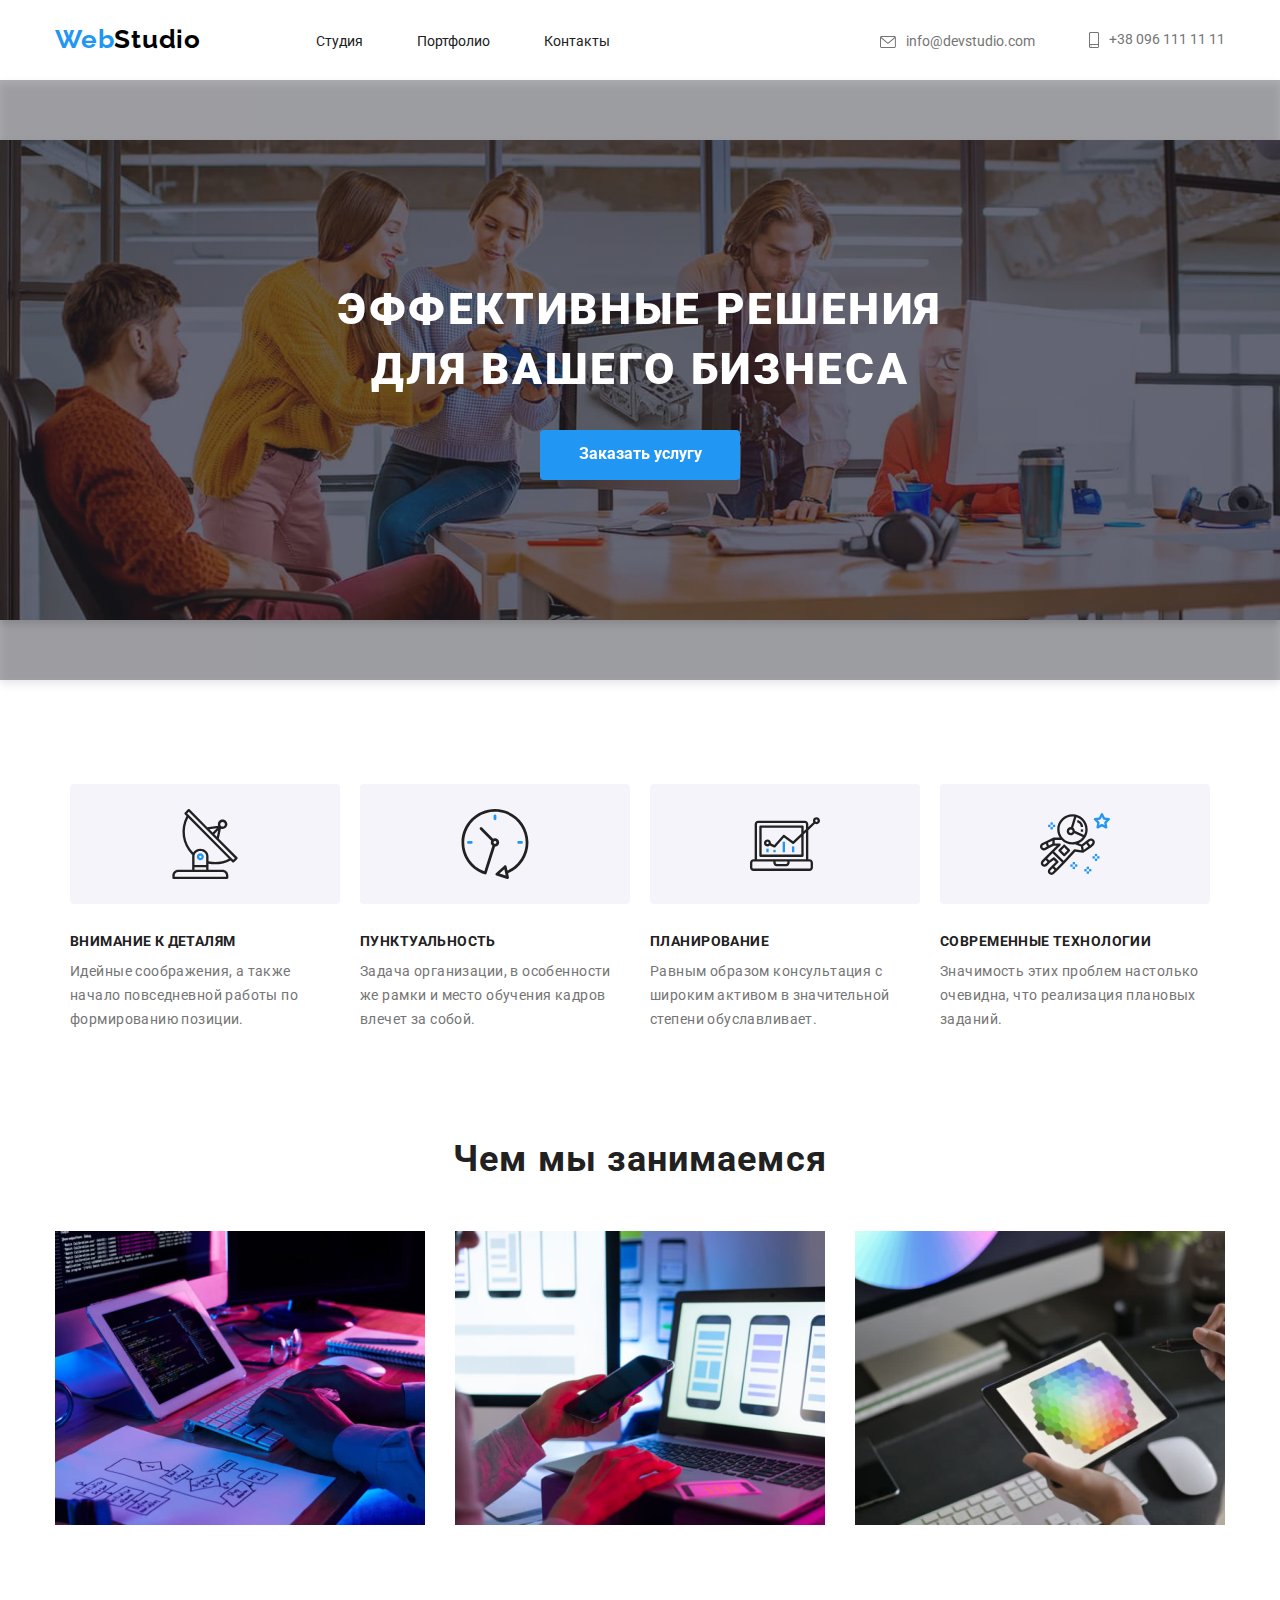
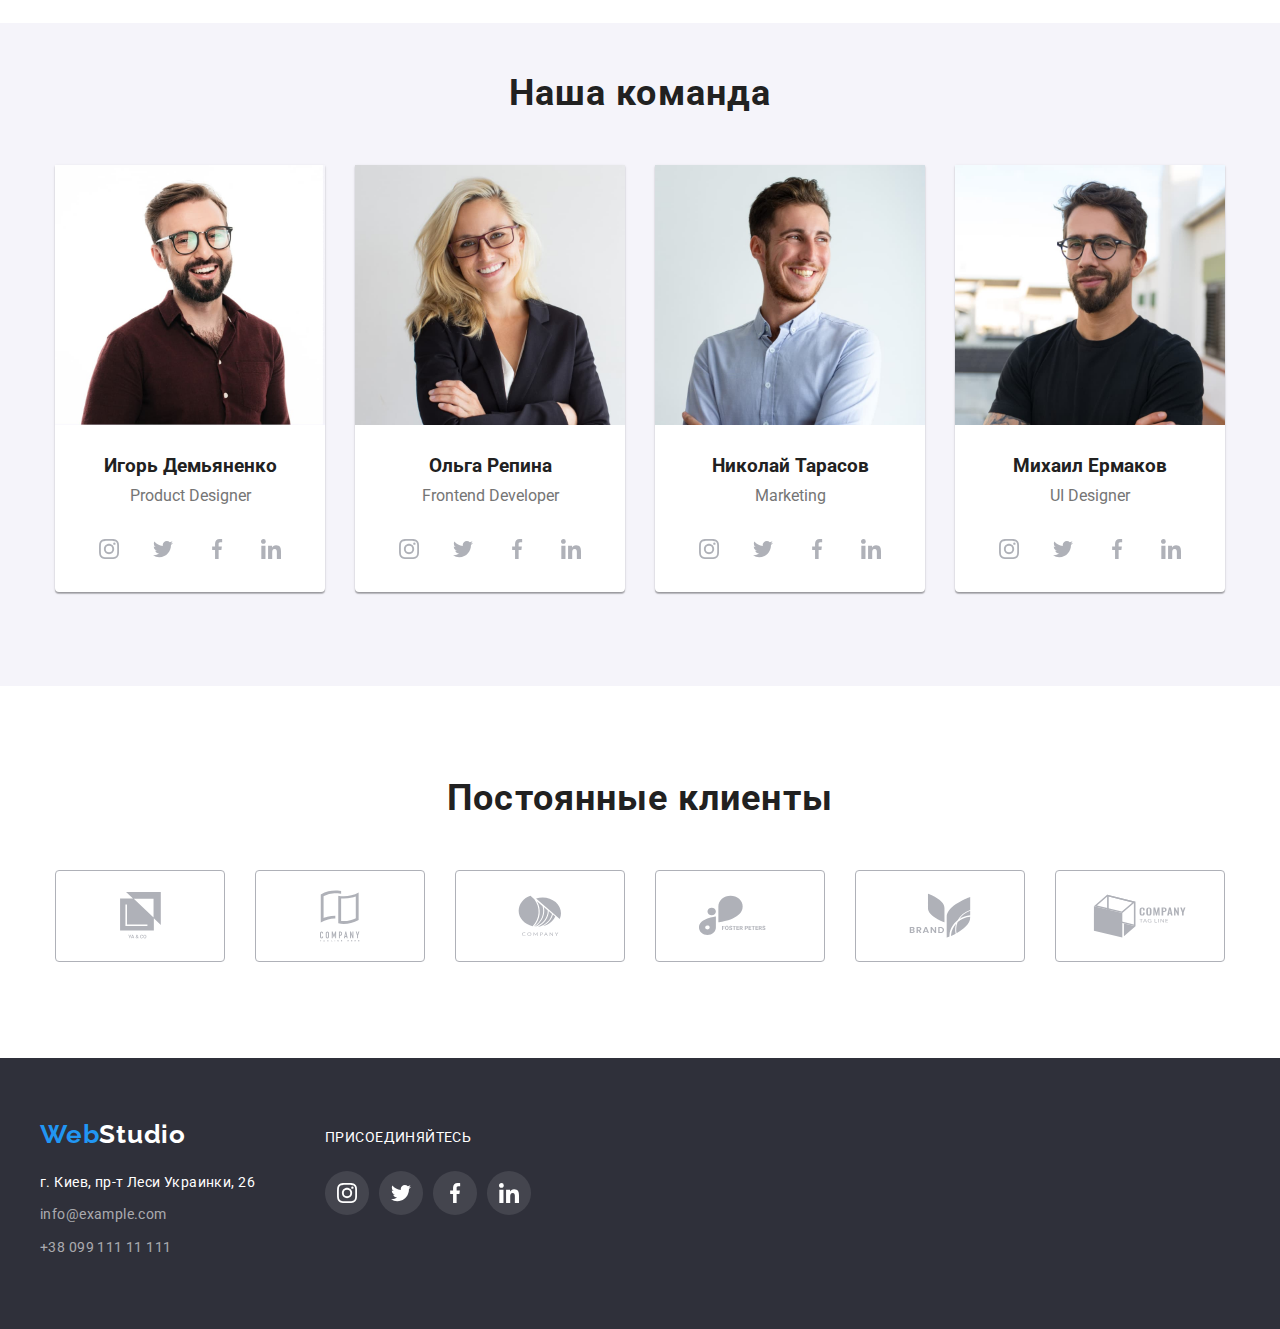
<file: index.html>
<!DOCTYPE html>
<html lang="en">
<head>
    <meta charset="UTF-8">
    <meta http-equiv="X-UA-Compatible" content="IE=edge">
    <meta name="viewport" content="width=device-width, initial-scale=1.0">
    <link rel="preconnect" href="https://fonts.googleapis.com">
    <link rel="preconnect" href="https://fonts.gstatic.com" crossorigin>
    <link href="https://fonts.googleapis.com/css2?family=Oleo+Script&family=Raleway:wght@700&family=Roboto:ital,wght@0,500;0,700;0,900;1,400&display=swap" rel="stylesheet">
    <link rel="stylesheet" href="./css/modern-normalize.css">
    <link rel="stylesheet" href="./css/style.css">
    <title>WebStudio</title>
</head>
<body>
     <!--header section-->  
    <header class="header flex-container">
        <div class="container flex-container">
            <a class="logo reset" href="#"><span class="web">Web</span><span class="studio">Studio</span></a>    
            <nav>
                <ul class="header-links reset">
                    <li> 
                        <a class="nav-link" href="#">Студия</a> 
                    </li>   
                    <li>       
                        <a class="nav-link" href="./portfolio.html">Портфолио</a>
                    </li>   
                    <li>       
                        <a class="nav-link" href="#">Контакты</a>
                    </li>       
                </ul>
            </nav>
            <!-- contacts section--> 
            <ul class="header-contacts reset">
                <li>
                    <a class="contacts-link" href="mailto:info@devstudio.com">
                        <svg width="16px" height="12px">
                            <use class="icon-normal" href="./images/icons/icons.svg#icon-e-mail2"></use>
                            <use class="icon-hover" href="./images/icons/icons.svg#icon-e-mail1"></use>
                        </svg>
                        <span>info@devstudio.com</span>
                    </a>
                </li>
                <li>
                    <a class="contacts-link" href="tel:+380961111111">
                        <svg width="10px" height="16px">
                            <use class="icon-normal" href="./images/icons/icons.svg#icon-smartphone2"></use>
                            <use class="icon-hover" href="./images/icons/icons.svg#icon-smartphone1"></use>
                        </svg>
                        <span>+38 096 111 11 11</span>
                    </a>
                </li>
            </ul>
        </div> 
    </header>         
    <main>    
        <!--effective solutions section-->  
        <section class= "effective-solutions flex-container">
            <h1 class="container reset">
                Эффективные решения<br />для вашего бизнеса
            </h1>
            <button type="button">Заказать услугу</button>    
        </section> 
        <!--our advantages section-->  
        <section class="our-advantages container-content">
            <ul class="flex-container container">
                <li class="our-advantages-list icon-antenna">
                    <h3 class="our-advantages-title reset">Внимание к деталям</h3>
                    <p class="our-advantages-text reset">Идейные соображения, а также начало повседневной работы по формированию позиции.</p>
                </li>
                <li class="our-advantages-list icon-clock">
                    <h3 class="our-advantages-title reset">Пунктуальность</h3>
                    <p class="our-advantages-text reset">Задача организации, в особенности же рамки и место обучения кадров влечет за собой.</p> 
                </li>
                <li class="our-advantages-list icon-diagram">
                    <h3 class="our-advantages-title reset">Планирование</h3>
                    <p class="our-advantages-text reset">Равным образом консультация с широким активом в значительной степени обуславливает.</p>
                </li>
                <li class="our-advantages-list icon-astronaut">
                    <h3 class="our-advantages-title reset">Современные технологии</h3>
                    <p class="our-advantages-text reset">Значимость этих проблем настолько очевидна, что реализация плановых заданий.</p>
                </li>
            </ul>
        </section>
        <!--What we are doing section--> 
        <section class="what-we-are-doing container-content">
            <h2 class="page-tittles container reset">Чем мы занимаемся</h2>
            <ul class="flex-container container">
                <li>
                    <img src="images/what-we_are_doing/foto1.jpg" alt="foto1" width="370" height="294">
                </li>
                <li>
                    <img src="images/what-we_are_doing/foto2.jpg" alt="foto2" width="370" height="294">
                </li>
                <li>
                    <img src="images/what-we_are_doing/foto3.jpg" alt="foto3" width="370" height="294">
                </li>
            </ul>
        </section>
        <!--Our comand section-->  
        <section class="our-command container-content">
            <h2 class="page-tittles container reset">Наша команда</h2>
            <!--Igor Demianenko section--> 
            <ul class="flex-container container reset">
                <li class="our-command-list container-content"> 
                    <img src="images/our_command/comanda1.jpg" alt="Igor Demianenko" width="270" height="260">
                    <h3 class="our-command-title reset">Игорь Демьяненко</h3>
                    <p class="our-command-text reset">Product Designer</p>
                        <ul class="icon-social-links reset">
                            <li>
                                <a href="#" class="icons">
                                    <svg width="20" height="20">
                                        <use class="icons" href="./images/icons/icons.svg#icon-icon-instagram2"></use>
                                        <use class="icon-hover" href="./images/icons/icons.svg#icon-icon-instagram"></use>
                                    </svg>
                                </a>    
                            </li>
                            <li>
                                <a href="#" class="icons">
                                    <svg width="20" height="20">
                                        <use class="icons" href="./images/icons/icons.svg#icon-icon-twitter2"></use>
                                        <use class="icon-hover" href="./images/icons/icons.svg#icon-icon-twitter"></use>
                                    </svg>
                                </a> 
                            </li> 
                            <li>
                                <a href="#" class="icons">
                                    <svg width="20" height="20">
                                        <use class="icons" href="./images/icons/icons.svg#icon-icon-facebook2"></use>
                                        <use class="icon-hover" href="./images/icons/icons.svg#icon-icon-facebook"></use>
                                    </svg>
                                </a>    
                            </li>
                            <li>
                                <a href="#" class="icons">
                                    <svg width="20" height="20">
                                        <use class="icons" href="./images/icons/icons.svg#icon-icon-linkedin2"></use>
                                        <use class="icon-hover" href="./images/icons/icons.svg#icon-icon-linkedin"></use>
                                    </svg>
                                </a> 
                            </li>
                        </ul>  
                </li>
                <!--Olga Repina section--> 
                <li class="our-command-list container-content"> 
                    <img src="images/our_command/comanda2.jpg" alt="Olga Repina" width="270" height="260">
                    <h3 class="our-command-title reset">Ольга Репина</h3>
                    <p class="our-command-text reset">Frontend Developer</p>
                    <ul class="icon-social-links reset">
                        <li>
                            <a href="#"  class="icons">
                                <svg width="20" height="20">
                                    <use class="icons" href="./images/icons/icons.svg#icon-icon-instagram2"></use>
                                    <use class="icon-hover" href="./images/icons/icons.svg#icon-icon-instagram"></use>
                                </svg>
                             </a>
                        </li>
                        <li>
                            <a href="#" class="icons">
                                <svg width="20" height="20">
                                    <use class="icons" href="./images/icons/icons.svg#icon-icon-twitter2"></use>
                                    <use class="icon-hover" href="./images/icons/icons.svg#icon-icon-twitter"></use>
                                </svg>
                             </a>
                        </li>
                        <li>
                            <a href="#" class="icons">
                                <svg width="20" height="20">
                                    <use class="icons" href="./images/icons/icons.svg#icon-icon-facebook2"></use>
                                    <use class="icon-hover" href="./images/icons/icons.svg#icon-icon-facebook"></use>
                                </svg>
                            </a>
                        </li>
                        <li>
                            <a href="#" class="icons">
                                <svg width="20" height="20">
                                    <use class="icons" href="./images/icons/icons.svg#icon-icon-linkedin2"></use>
                                    <use class="icon-hover" href="./images/icons/icons.svg#icon-icon-linkedin"></use>
                                </svg>
                            </a>    
                        </li>
                    </ul>  
                </li>             
                <!--Nikolai Tarasov section--> 
                <li class="our-command-list container-content"> 
                    <img src="images/our_command/comanda3.jpg" alt="Nikolai Tarasov" width="270" height="260">
                    <h3 class="our-command-title reset">Николай Тарасов</h3>
                    <p class="our-command-text reset">Marketing</p>
                    <ul class="icon-social-links reset">
                        <li>
                            <a href="#" class="icons">
                                <svg width="20" height="20">
                                    <use class="icons" href="./images/icons/icons.svg#icon-icon-instagram2"></use>
                                    <use class="icon-hover" href="./images/icons/icons.svg#icon-icon-instagram"></use>
                                </svg>
                            </a>
                        </li>
                        <li>
                            <a href="#" class="icons">
                                <svg width="20" height="20">
                                    <use class="icons" href="./images/icons/icons.svg#icon-icon-twitter2"></use>
                                    <use class="icon-hover" href="./images/icons/icons.svg#icon-icon-twitter"></use>
                                </svg>
                            </a>
                        </li>
                        <li>
                            <a href="#" class="icons">
                                <svg width="20" height="20">
                                    <use class="icons" href="./images/icons/icons.svg#icon-icon-facebook2"></use>
                                    <use class="icon-hover" href="./images/icons/icons.svg#icon-icon-facebook"></use>
                                </svg>
                            </a>
                        </li>
                        <li>
                            <a href="#" class="icons">
                                <svg width="20" height="20">
                                    <use class="icons" href="./images/icons/icons.svg#icon-icon-linkedin2"></use>
                                    <use class="icon-hover" href="./images/icons/icons.svg#icon-icon-linkedin"></use>
                                </svg>
                            </a>
                        </li>
                    </ul>  
                </li>    
                <!--Mikhail Ermakov section--> 
                <li class="our-command-list container-content"> 
                    <img src="images/our_command/comanda4.jpg" alt="Mikhail Ermakov" width="270" height="260">
                    <h3 class="our-command-title reset">Михаил Ермаков</h3>
                    <p class="our-command-text reset">UI Designer</p>
                    <ul class="icon-social-links reset">
                        <li>
                            <a href="#" class="icons">
                                <svg width="20" height="20">
                                    <use class="icons" href="./images/icons/icons.svg#icon-icon-instagram2"></use>
                                    <use class="icon-hover" href="./images/icons/icons.svg#icon-icon-instagram"></use>
                                </svg>
                            </a>
                        </li>
                        <li>
                            <a href="#" class="icons">
                                <svg width="20" height="20">
                                    <use class="icons" href="./images/icons/icons.svg#icon-icon-twitter2"></use>
                                    <use class="icon-hover" href="./images/icons/icons.svg#icon-icon-twitter"></use>
                                </svg>
                            </a>    
                        </li>
                        <li>
                            <a href="#" class="icons">
                                <svg width="20" height="20">
                                    <use class="icons" href="./images/icons/icons.svg#icon-icon-facebook2"></use>
                                    <use class="icon-hover" href="./images/icons/icons.svg#icon-icon-facebook"></use>
                                </svg>
                            </a>    
                        </li>
                        <li>
                            <a href="#" class="icons">
                                <svg width="20" height="20">
                                    <use class="icons" href="./images/icons/icons.svg#icon-icon-linkedin2"></use>
                                    <use class="icon-hover" href="./images/icons/icons.svg#icon-icon-linkedin"></use>
                                </svg>
                            </a>    
                        </li>
                    </ul>  
                </li>
            </ul> 
        </section>
        <!-- Regular clients -->
        <section class="regular-clients container-content"> 
            <h2 class="page-tittles container reset">Постоянные клиенты</h2>
            <ul class="reset flex-container container">
                <li>
                    <a href="#" class="icon-client flex-container">
                        <svg width="41" height="46.7">
                            <use class="icon-client-normal" href="./images/icons/icons.svg#icon-Client1_logo"></use>
                            <use class="icon-client-hover" href="./images/icons/icons.svg#icon-Client1b_logo"></use>
                        </svg>
                    </a>
                </li>
                <li>
                    <a href="#" class="icon-client flex-container">
                        <svg width="40" height="52">
                            <use class="icon-client-normal" href="./images/icons/icons.svg#icon-Client2_logo"></use>
                            <use class="icon-client-hover" href="./images/icons/icons.svg#icon-Client2b_logo"></use>
                        </svg>
                    </a>
                </li>
                <li>
                    <a href="#" class="icon-client flex-container">
                        <svg width="43.46" height="41.18">
                            <use class="icon-client-normal" href="./images/icons/icons.svg#icon-Client3_logo"></use>
                            <use class="icon-client-hover" href="./images/icons/icons.svg#icon-Client3b_logo"></use>
                        </svg>
                    </a>
                </li>
                <li>
                    <a href="#" class="icon-client flex-container">
                        <svg width="84.44" height="40.62">
                            <use class="icon-client-normal" href="./images/icons/icons.svg#icon-Client4_logo"></use>
                            <use class="icon-client-hover" href="./images/icons/icons.svg#icon-Client4b_logo"></use>
                        </svg>
                    </a>
                </li>
                <li>
                    <a href="#" class="icon-client flex-container">
                        <svg width="62.54" height="45.43">
                            <use class="icon-client-normal" href="./images/icons/icons.svg#icon-Client5_logo"></use>
                            <use class="icon-client-hover" href="./images/icons/icons.svg#icon-Client5b_logo"></use>
                        </svg>
                    </a>
                </li>
                <li>
                    <a href="#" class="icon-client flex-container">
                        <svg width="93.79" height="43.93">
                            <use class="icon-client-normal" href="./images/icons/icons.svg#icon-Client6_logo"></use>
                            <use class="icon-client-hover" href="./images/icons/icons.svg#icon-Client6b_logo"></use>
                        </svg>
                    </a>
                </li>
            </ul> 
        </section>
    </main>
    <footer class="container footer flex-container"> 
        <div class="container flex-container left-container">
            <div class="reset footer-contacts">
                <a href="#"><span class="web">Web</span><span class="studio studio-white">Studio</span></a>
                <address>
                    <ul class="reset">
                        <li>   
                            <a class="footer-link" href="https://www.google.com/maps/place/%D0%B1%D1%83%D0%BB%D1%8C%D0%B2%D0%B0%D1%80+%D0%9B%D0%B5%D1%81%D1%96+%D0%A3%D0%BA%D1%80%D0%B0%D1%97%D0%BD%D0%BA%D0%B8,+26,+%D0%9A%D0%B8%D1%97%D0%B2,+02000/@50.4265807,30.5361971,17z/data=!3m1!4b1!4m5!3m4!1s0x40d4cf0e033ecbe9:0x57a4dffefec77da0!8m2!3d50.4265807!4d30.5383858">
                                г. Киев, пр-т Леси Украинки, 26
                            </a>
                        </li>
                        <li>
                            <a class="footer-address" href="mailto:info@example.com">info@example.com</a>
                        </li>
                        <li>
                            <a class="footer-tel" href="tel:+380991111111">+38 099 111 11 111</a>
                        </li>
                    </ul>
                </address>
            </div>
            <!-- footer social links -->
            <div class="reset footer-connect">
                <p class="footer-social-links reset">присоединяйтесь</p>
                <ul class="reset footer-icon-social-links">
                    <li>
                        <a href="#" class="footer-icons">
                            <svg width="20" height="20">
                                <use class="footer-icon" href="./images/icons/icons.svg#icon-icon-instagram"></use>
                                <use class="footer-icon-hover" href="./images/icons/icons.svg#icon-icon-instagram"></use>
                            </svg>
                        </a>
                    </li>
                    <li>
                        <a href="#" class="footer-icons">
                            <svg width="20" height="20">
                                <use class="footer-icon" href="./images/icons/icons.svg#icon-icon-twitter"></use>
                                <use class="footer-icon-hover" href="./images/icons/icons.svg#icon-icon-twitter"></use>
                            </svg>
                        </a>
                    </li>
                    <li>
                        <a href="#" class="footer-icons">
                            <svg width="20" height="20">
                                <use class="footer-icon" href="./images/icons/icons.svg#icon-icon-facebook"></use>
                                <use class="footer-icon-hover" href="./images/icons/icons.svg#icon-icon-facebook"></use>
                            </svg>
                        </a>
                    </li>
                    <li>
                        <a href="#" class="footer-icons">
                            <svg width="20" height="20">
                                <use class="footer-icon" href="./images/icons/icons.svg#icon-icon-linkedin"></use>
                                <use class="footer-icon-hover" href="./images/icons/icons.svg#icon-icon-linkedin"></use>
                            </svg>
                        </a>
                    </li>
                </ul>
            </div>
        </div>
    </footer>
</body>
</html>
</file>
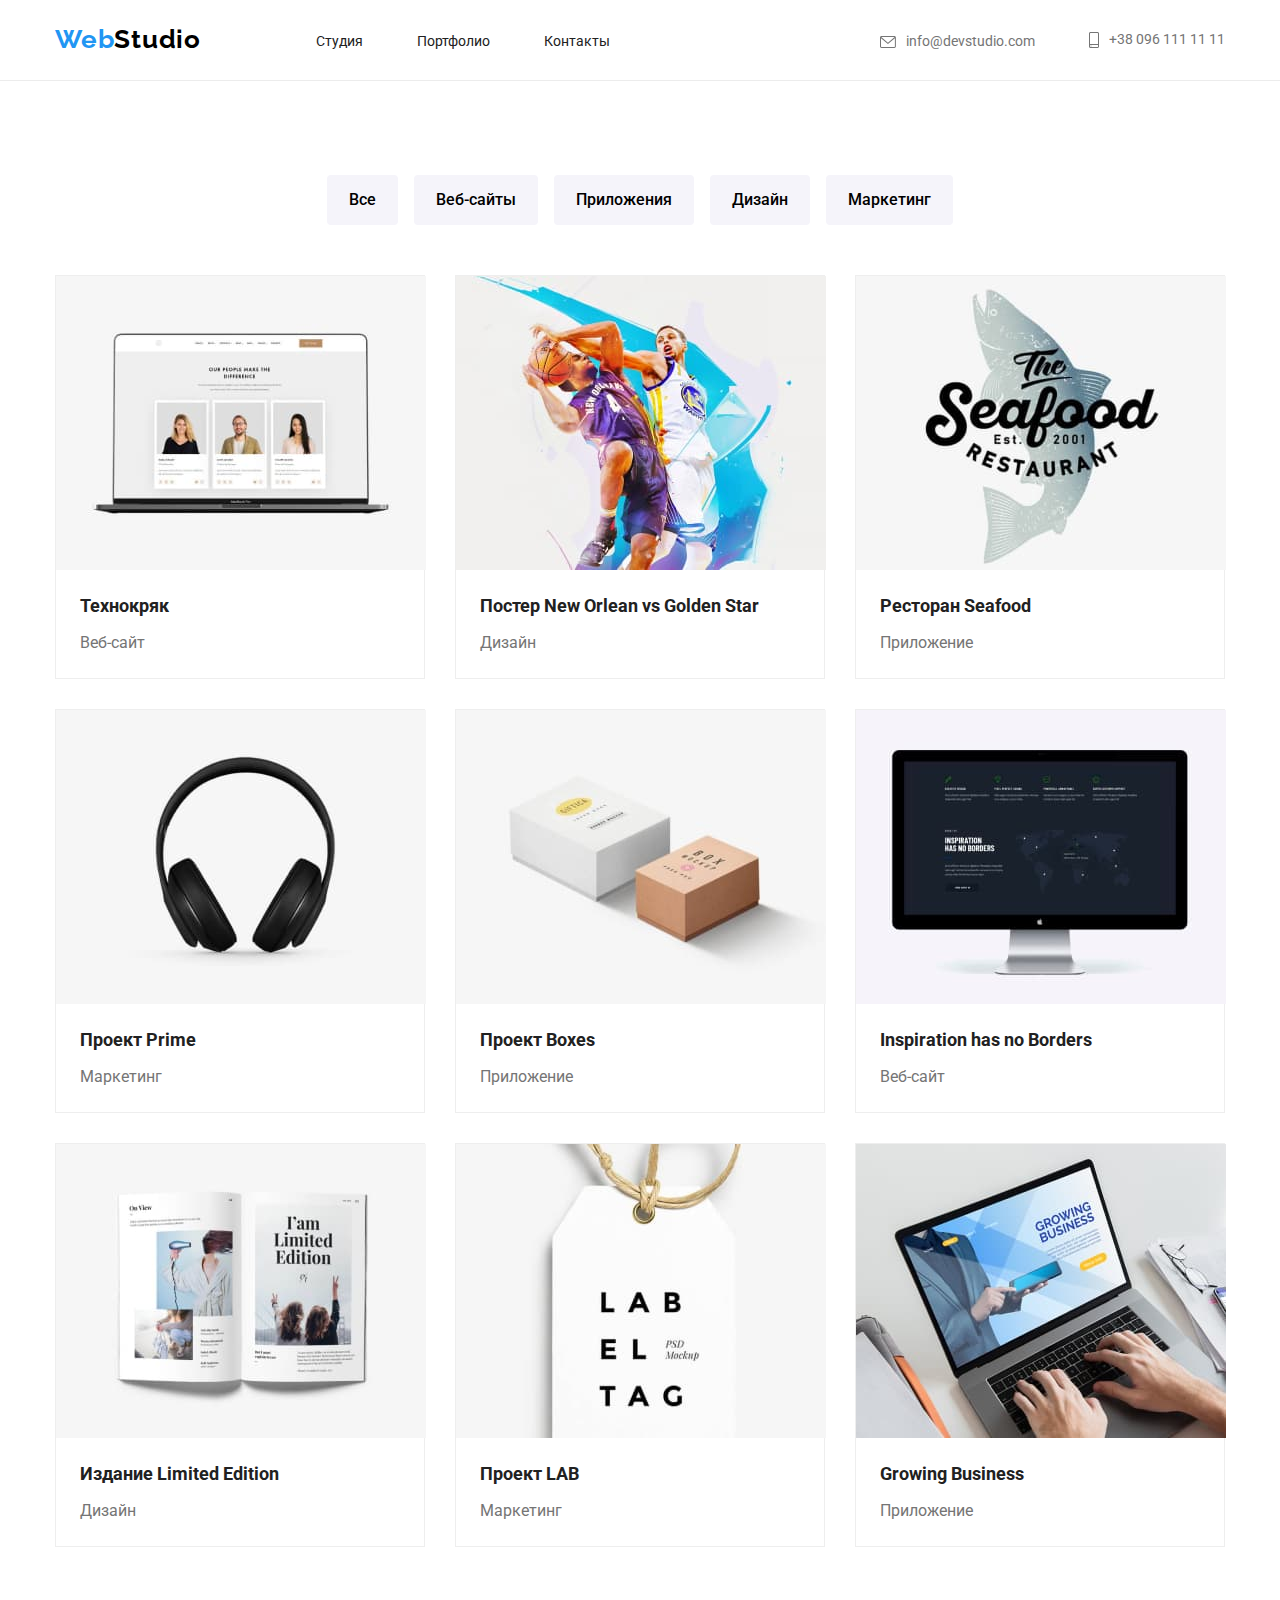
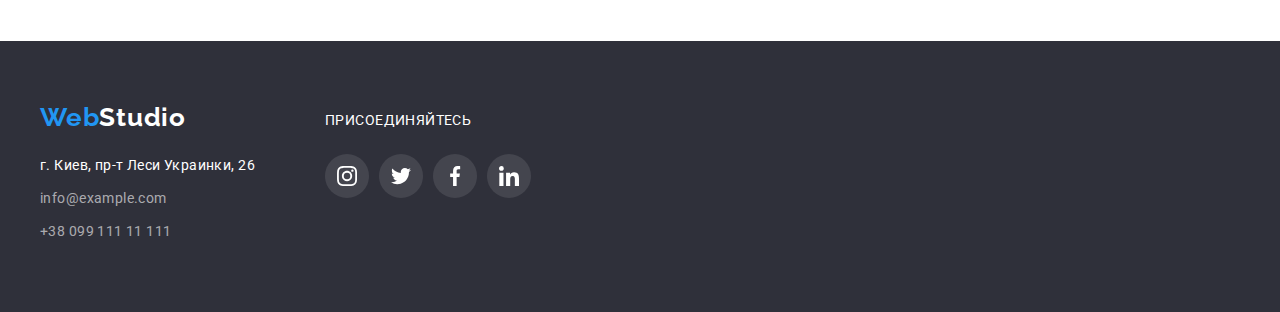
<file: portfolio.html>
<!DOCTYPE html>
<html lang="en">
<head>
    <meta charset="UTF-8">
    <meta http-equiv="X-UA-Compatible" content="IE=edge">
    <meta name="viewport" content="width=device-width, initial-scale=1.0">
    <link rel="preconnect" href="https://fonts.googleapis.com">
    <link rel="preconnect" href="https://fonts.gstatic.com" crossorigin>
    <link href="https://fonts.googleapis.com/css2?family=Oleo+Script&family=Raleway:wght@700&family=Roboto:ital,wght@0,500;0,700;0,900;1,400&display=swap" rel="stylesheet">
    <link rel="stylesheet" href="./css/modern-normalize.css">
    <link rel="stylesheet" href="./css/style.css">
    <title>WebStudio portfolio</title>
</head>
<body>
    <!--header section-->  
    <header class="header flex-container">
        <div class="container flex-container">
            <a class="logo" href="./index.html"><span class="web">Web</span><span class="studio">Studio</span></a>    
            <nav>
                <ul class="header-links reset">
                    <li> 
                        <a class="nav-link" href="./index.html">Студия</a> 
                    </li>   
                    <li>       
                        <a class="nav-link" href="#">Портфолио</a>
                    </li>   
                    <li>       
                        <a class="nav-link" href="#">Контакты</a>
                    </li>       
                </ul>
            </nav>
            <!-- contacts section--> 
            <ul class="header-contacts reset">
                <li>
                    <a class="contacts-link" href="mailto:info@devstudio.com">
                        <svg width="16" height="12">
                            <use class="icon-normal" href="./images/icons/icons.svg#icon-e-mail2"></use>
                            <use class="icon-hover" href="./images/icons/icons.svg#icon-e-mail1"></use>
                        </svg>
                        <span>info@devstudio.com</span>
                    </a>
                </li>
                <li>
                    <a class="contacts-link" href="tel:+380961111111">
                        <svg width="10" height="16">
                            <use class="icon-normal" href="./images/icons/icons.svg#icon-smartphone2"></use>
                            <use class="icon-hover" href="./images/icons/icons.svg#icon-smartphone1"></use>
                        </svg>
                        <span>+38 096 111 11 11</span>
                    </a>
                </li>
            </ul>
        </div> 
</header>
    <main>
        <!--Our portfolio section-->  
        <section class="our-portfolio container-content">
            <ul class="flex-container container ">
                <li class="our-portfolio-button">
                    <button type="button">Все</button>    
                </li>
                <li class="our-portfolio-button">
                    <button type="button">Веб-сайты</button>    
                </li>
                <li class="our-portfolio-button">
                    <button type="button">Приложения</button>    
                </li>
                <li class="our-portfolio-button">
                    <button type="button">Дизайн</button>    
                </li>
                <li class="our-portfolio-button">
                    <button type="button">Маркетинг</button>    
                </li>
            </ul>
            <ul class="img-portfolio container flex-container reset">
                <li class="portfolio-list">
                    <a class="portfolio-link reset" href="#">
                        <img src="images/portfolio/portfolio1.jpg" alt="Технокряк" width="370" height="294">
                        <h3 class="portfolio-title reset">Технокряк</h3>
                        <p class="portfolio-text reset">Веб-сайт</p>
                    </a>
                </li>
                <li class="portfolio-list">
                    <a class="portfolio-link" href="#">
                        <img src="images/portfolio/portfolio2.jpg" alt="Постер New Orlean vs Golden Star" width="370" height="294">
                        <h3 class="portfolio-title reset">Постер New Orlean vs Golden Star</h3>
                        <p class="portfolio-text reset">Дизайн</p>
                    </a>
                </li>
                <li class="portfolio-list">
                    <a class="portfolio-link" href="#">
                        <img src="images/portfolio/portfolio3.jpg" alt="Ресторан Seafood" width="370" height="294">
                        <h3 class="portfolio-title reset">Ресторан Seafood</h3>
                        <p class="portfolio-text reset">Приложение</p>
                    </a>
                </li>
                <li class="portfolio-list">
                    <a class="portfolio-link" href="#">
                        <img src="images/portfolio/portfolio4.jpg" alt="Проект Prime" width="370" height="294">
                        <h3 class="portfolio-title reset">Проект Prime</h3>
                        <p class="portfolio-text reset">Маркетинг</p>
                    </a>
                </li>
                <li class="portfolio-list">
                    <a class="portfolio-link" href="#">
                        <img src="images/portfolio/portfolio5.jpg" alt="Проект Boxes" width="370" height="294">
                        <h3 class="portfolio-title reset">Проект Boxes</h3>
                        <p class="portfolio-text reset">Приложение</p>
                    </a>
                </li>
                <li class="portfolio-list">
                    <a class="portfolio-link" href="#">
                        <img src="images/portfolio/portfolio6.jpg" alt="Inspiration has no Borders" width="370" height="294">
                        <h3 class="portfolio-title reset">Inspiration has no Borders</h3>
                        <p class="portfolio-text reset">Веб-сайт</p>
                    </a>   
                </li>
                <li class="portfolio-list">
                    <a class="portfolio-link" href="#">
                        <img src="images/portfolio/portfolio7.jpg" alt="Издание Limited Edition" width="370" height="294">
                        <h3 class="portfolio-title reset">Издание Limited Edition</h3>
                        <p class="portfolio-text reset">Дизайн</p>
                    </a>
                </li>
                <li class="portfolio-list">
                    <a class="portfolio-link" href="#">
                        <img src="images/portfolio/portfolio8.jpg" alt="Проект LAB" width="370" height="294">
                        <h3 class="portfolio-title reset">Проект LAB</h3>
                        <p class="portfolio-text reset">Маркетинг</p>
                    </a>    
                </li>
                <li class="portfolio-list">
                    <a class="portfolio-link" href="#">
                        <img src="images/portfolio/portfolio9.jpg" alt="Growing Business" width="370" height="294">
                        <h3 class="portfolio-title reset">Growing Business</h3>
                        <p class="portfolio-text reset">Приложение</p>
                     </a>
                </li>
            </ul> 
        </section>
    </main>
    <footer class="container footer flex-container"> 
        <div class="container flex-container left-container">
            <div class="reset footer-contacts">
                <a href="./index.html"><span class="web">Web</span><span class="studio studio-white">Studio</span></a>
                <address>
                    <ul class="reset">
                        <li>   
                            <a class="footer-link" href="https://www.google.com/maps/place/%D0%B1%D1%83%D0%BB%D1%8C%D0%B2%D0%B0%D1%80+%D0%9B%D0%B5%D1%81%D1%96+%D0%A3%D0%BA%D1%80%D0%B0%D1%97%D0%BD%D0%BA%D0%B8,+26,+%D0%9A%D0%B8%D1%97%D0%B2,+02000/@50.4265807,30.5361971,17z/data=!3m1!4b1!4m5!3m4!1s0x40d4cf0e033ecbe9:0x57a4dffefec77da0!8m2!3d50.4265807!4d30.5383858">
                                г. Киев, пр-т Леси Украинки, 26
                            </a>
                        </li>
                        <li>
                            <a class="footer-address" href="mailto:info@example.com">info@example.com</a>
                        </li>
                        <li>
                            <a class="footer-tel" href="tel:+380991111111">+38 099 111 11 111</a>
                        </li>
                    </ul>
                </address>
            </div>
            <!-- footer social links -->
            <div class="reset footer-connect">
                <p class="footer-social-links reset">присоединяйтесь</p>
                <ul class="reset footer-icon-social-links">
                    <li>
                        <a href="#" class="footer-icons">
                            <svg width="20" height="20">
                                <use class="footer-icon" href="./images/icons/icons.svg#icon-icon-instagram"></use>
                                <use class="footer-icon-hover" href="./images/icons/icons.svg#icon-icon-instagram"></use>
                            </svg>
                        </a>
                    </li>
                    <li>
                        <a href="#" class="footer-icons">
                            <svg width="20" height="20">
                                <use class="footer-icon" href="./images/icons/icons.svg#icon-icon-twitter"></use>
                                <use class="footer-icon-hover" href="./images/icons/icons.svg#icon-icon-twitter"></use>
                            </svg>
                        </a>
                    </li>
                    <li>
                        <a href="#" class="footer-icons">
                            <svg width="20" height="20">
                                <use class="footer-icon" href="./images/icons/icons.svg#icon-icon-facebook"></use>
                                <use class="footer-icon-hover" href="./images/icons/icons.svg#icon-icon-facebook"></use>
                            </svg>
                        </a>
                    </li>
                    <li>
                        <a href="#" class="footer-icons">
                            <svg width="20" height="20">
                                <use class="footer-icon" href="./images/icons/icons.svg#icon-icon-linkedin"></use>
                                <use class="footer-icon-hover" href="./images/icons/icons.svg#icon-icon-linkedin"></use>
                            </svg>
                        </a>
                    </li>
                </ul>
            </div>
        </div>
    </footer>
</body>
</html>
</file>
<file: css/style.css>
:root {
    --text-primery-color: #212121;
    --text-secondary-color: #2196F3;
    --primary-font: 'Raleway';
    --main-font: 'Roboto';   
}

body {
    margin: 0;
    padding: 0;
    font-family: var(--main-font), Arial, Helvetica, sans-serif;
    color: var(--text-primery-color);
}

/* Webstudio navigation container */
.header {
    width: 100%;
    background:#FFFFFF;
    display: flex;
    flex-wrap: nowrap;
    justify-content: space-between;
}

.header 
nav 
ul, 
li {
    display: inline-block;
}

.header div {
    padding: 0 15px;
    justify-content: space-between;
}

.logo {
    padding-top: 23px;
    padding-bottom: 24px;
}

.header a {
    text-decoration:none;
    font-size: 14px;
    line-height: 1.14;
}

.header ul {
    padding-top: 32px;
    padding-inline-start: 0;
}

.header-links {
    padding-right: 56px;
}

.header-contacts {
    padding-left: 56px;
}

.web {
    font-family: var(--primary-font);
    font-style: normal;
    font-weight: bold;
    font-size: 26px;
    line-height: 1.27;
    letter-spacing: 0.03em;
    color: var(--text-secondary-color); 
}

.studio {
    font-family:  var(--primary-font);
    font-style: normal;
    font-weight: bold;
    font-size: 26px;
    line-height: 1.27;
    letter-spacing: 0.03em;
    color: #000000;
}

.studio-white {
    color: white;
}

/* navigation link */
.nav-link {
    padding-right: 50px;
    color: var(--text-primery-color);
}

.nav-link:hover {
    color: var(--text-secondary-color);
}

/* contacts link */
.contacts-link {
    color:#757575;
    padding-left: 50px;
    display: flex;
    align-items: center;
    padding-top: 0;
}
.contacts-link span {
    padding-left: 10px;
}
.contacts-link:hover {
    color:var(--text-secondary-color);
}

.contacts-link .icon-hover {
    display: none;
}
.contacts-link:hover .icon-normal {
    display: none;
}
.contacts-link:hover .icon-hover {
    display: block;
}


/* effective solutions container */
.effective-solutions {
    padding-top: 200px;
    padding-bottom: 200px;

    flex-direction: column;
    align-content: center;
    align-items: center;

    /* effective solutions_background image*/
    filter: drop-shadow(0px 4px 4px rgba(0, 0, 0, 0.25));
    background-image: linear-gradient(to right, rgba(47, 48, 58, 0.4), rgba(47, 48, 58, 0.4)), url("../images/effective_solutions/effective-solutions_bg_photo.jpg"); 
    background-size: contain, contain;   
    background-repeat: no-repeat, no-repeat;
    background-position: center, center;
    height: 600px;
}

.effective-solutions h1 {
    padding-bottom: 30px;
    text-align: center;
    font-style: normal;
    font-weight: 900;
    font-size: 44px;
    line-height: 1.36;
    letter-spacing: 0.06em;
    text-transform: uppercase;
    color:#FFFFFF ;
}

.effective-solutions button {
    width: 200px;
    height: 50px;
    background-color: var(--text-secondary-color);
    font-family: var(--main-font);
    font-weight: 700;
    font-size: 16px;
    line-height: 1.8;
    color:#FFFFFF ;
    border-radius: 4px;
    border: none;
    cursor: pointer;
}

/* our advantages content */
.our-advantages {
    padding-top: 94px;
}

.container {
    width: 1200px;
}

.flex-container {
    display: flex;
    flex-wrap: nowrap;
    justify-content: center;

    margin-block-start: 0;
    margin-block-end: 0;
    padding-inline-start: 0;
}

.container-content {
    display: flex;
    flex-direction: column;
    align-items: center;
}

.left-container {
    justify-content: flex-start;
}

.reset {
    margin-block-start: 0;
    margin-block-end: 0;
    padding-inline-start: 0;
}

.our-advantages-list {
    width: 270px;
    height: 251px;
    margin: 10px;
}
    
.our-advantages-list::before {
    content: "";
    padding-top: 120px;
    background: #F5F4FA;
    border-radius: 4px;
    display: block;
    background-size: auto;
    background-repeat:no-repeat;
    background-position:center;
}

.icon-antenna::before {
    background-image: url("../images/effective_solutions/icon/icon_antenna.svg");
}

.icon-clock::before {
    background-image: url("../images/effective_solutions/icon/icon_clock.svg");
}

.icon-diagram::before {
    background-image: url("../images/effective_solutions/icon/icon_diagram.svg");
}
.icon-astronaut::before {
    background-image: url("../images/effective_solutions/icon/icon_astronaut.svg");
}

.our-advantages-title {
    font-weight: bold;
    font-size: 14px;
    line-height: 1.14;
    letter-spacing: 0.03em;
    text-transform: uppercase;
    padding-top: 30px;
    padding-bottom: 10px;
}  

.our-advantages-text {
    font-size: 14px;
    line-height: 1.7;
    letter-spacing: 0.03em;
    color: #757575;
}

/* what we are doing title */
.what-we-are-doing {
    padding-top: 94px;
    padding-bottom: 94px;
}

.page-tittles {
    justify-content: center;

    font-style: normal;
    font-weight: bold;
    font-size: 36px;
    line-height: 1.16;
    text-align: center;
    letter-spacing: 0.03em;
    padding-bottom: 50px;
}

.what-we-are-doing ul {
    margin-block-start: 0;
    margin-block-end: 0;
    padding-inline-start: 0;
}

.what-we-are-doing li {
    padding-left: 15px;
    padding-right: 15px;
}

/* our comand section */
.our-command {
    padding-top: 50px;
    padding-bottom: 94px;
    background: #F5F4FA;
}

.our-command-list {
    margin-left: 15px;
    margin-right: 15px;
    text-align: center;
    font-size: 16px;
    line-height: 1.18;

    background: #FFFFFF;
    box-shadow: 0px 1px 3px rgba(0, 0, 0, 0.12), 0px 1px 1px rgba(0, 0, 0, 0.14), 0px 2px 1px rgba(0, 0, 0, 0.2);
    border-radius: 0px 0px 4px 4px;
}

.our-command-title {
    font-weight: bold;
    color: rgba(33, 33, 33, 1);
    padding-top: 30px;
    padding-bottom: 10px;
}

.our-command-text {
    color:#757575;
    padding-bottom: 16px;
}

/* icon-social-links */
.icon-social-links {
    margin: 0;
    padding-bottom: 16px;
    max-width: 206px;
    display: flex;
    justify-content: center;
    align-items: center;
    background-position: center;
}

.icons {
    display: inline-flex;
    padding: 12px 12px 12px 12px;
    margin: 5px;

    fill: #FFFFFF;
    border-radius: 50%;

    font-size: 1px;
    line-height: 1;
}

.icons:hover {
    background-color:var(--text-secondary-color);
    color: #FFFFFF;
}
.icons .icon-hover {
    display: none;
}
.icons:hover .icon {
    display: none;
}
.icons:hover .icon-hover {
    display: block;
}

/* Regular-clients */
.regular-clients {
    padding-top: 92px;
    padding-bottom: 96px;
}

.icon-client {
    width: 170px;
    height: 92px;

    border: 1px solid #AFB1B8;
    box-sizing: border-box;
    border-radius: 4px;
    margin-left: 15px;
    margin-right: 15px;

    align-items: center;
} 

.icon-client:hover {
    border: 1px solid #2196F3;
    box-sizing: border-box;
} 

.icon-client .icon-client-hover {
    display: none;
}
.icon-client:hover .icon-client-normal {
    display: none;
}
.icon-client:hover .icon-client-hover {
    display: block;
}

/* our portfolio section */
.our-portfolio {
    padding-top: 94px;
    border-top: 1px solid #ECECEC;
}

.our-portfolio h2 {
    justify-content: center;

    font-style: normal;
    font-weight: bold;
    font-size: 36px;
    line-height: 1.16;
    text-align: center;
    letter-spacing: 0.03em;
}

.our-portfolio ul {
    flex-wrap: wrap;
}

.our-portfolio-button {
    padding-left: 8px;
    padding-right: 8px; 
}

.our-portfolio button {
    padding-left: 22px;
    padding-right: 22px;
    height: 50px;
    background: #F5F4FA;
    cursor: pointer;

    font-weight: 500;
    font-size: 16px;
    line-height: 1.6;
    font-family: var(--main-font);
    border: none;
    border-radius: 4px;
}

.our-portfolio button:hover {
    height: 50px;
    background-color: var(--text-secondary-color);

    color:#FFFFFF ;
    border-radius: 4px;
    box-shadow: 0px 3px 1px rgba(0, 0, 0, 0.1), 0px 1px 2px rgba(0, 0, 0, 0.08), 0px 2px 2px rgba(0, 0, 0, 0.12);
}

.our-portfolio .img-portfolio {
    padding-top: 50px;
    padding-bottom: 64px;
}

.portfolio-list {
    width: 370px;
    margin-left: 15px;
    margin-right: 15px;
    text-align: left;
    font-size: 16px;
    line-height: 1;
    border: 1px solid #EEEEEE;
    margin-bottom: 30px;
}
.portfolio-list:hover {
    box-shadow: 0px 1px 1px rgba(0, 0, 0, 0.12), 0px 4px 4px rgba(0, 0, 0, 0.06), 1px 4px 6px rgba(0, 0, 0, 0.16);
}

.portfolio-title {
    font-weight: bold;
    color: rgba(33, 33, 33, 1);
    padding-left: 24px;
    padding-top: 20px;
    padding-bottom: 4px;
    font-size: 18px;
    line-height: 2;
}

.portfolio-text {
    color:rgba(117, 117, 117, 1);
    padding-left: 24px;
    font-size: 16px;
    line-height: 1.875;
    padding-bottom: 20px;
}

.portfolio-link { 
    text-decoration: none;
}

.portfolio-link img { 
    margin-bottom: -5px;
    line-height: 1;
}

/* footer section */
.footer {
    width: 100%;
    background: #2F303A;
}

.footer a {
    text-decoration: none;
}

.footer address {
    padding-top: 20px;
    padding-bottom: 60px;
}

.footer ul {
    font-style: normal;
    font-weight: normal;
    color: #FFFFFF;
}

.footer .footer-link {
    color: white;
}

.footer .footer-link:hover {
    color: var(--text-secondary-color);
}
.footer .footer-address, .footer-tel {
    color: rgba(255, 255, 255, 0.6);
}
.footer .footer-address:hover, .footer-tel:hover {
    color: var(--text-secondary-color);
}

.footer-contacts {
    padding-top: 60px;
}

.footer-contacts ul {
    font-size: 14px;
    line-height: 1.7;
    letter-spacing: 0.03em;
}

.footer-contacts li {
    display: block;
    padding-bottom: 9px;
}

.footer-connect {
    padding-left: 65px;
    padding-top: 72px;
}

/* footer-social-links */
.footer-icon-social-links {
    display: flex;
    justify-content: center;
    align-items: center;
    background-position: center;
    font-size: 1px;
    line-height: 1;
}

.footer-social-links {
    padding-left: 5px;
    padding-bottom: 20px;
    display: flex;
    text-transform: uppercase;
    font-family: var(--main-font);
    font-size: 14px;
    line-height: 1.14;
    letter-spacing: 0.03em;
    color: #FFFFFF;
}

.footer-icons {
    display: inline-flex;
    padding: 12px 12px 12px 12px;
    margin: 5px;
    background: rgba(255, 255, 255, 0.1);
    border-radius: 50%;
}

.footer-icons:hover {
    background-color:var(--text-secondary-color);
    color: rgba(255, 255, 255, 0.1);
}
.footer-icons .footer-icon-hover {
    display: none;
}
.footer-icons:hover .footer-icon {
    display: none;
}
.footer-icons:hover .footer-icon-hover {
    display: block;
}
</file>
